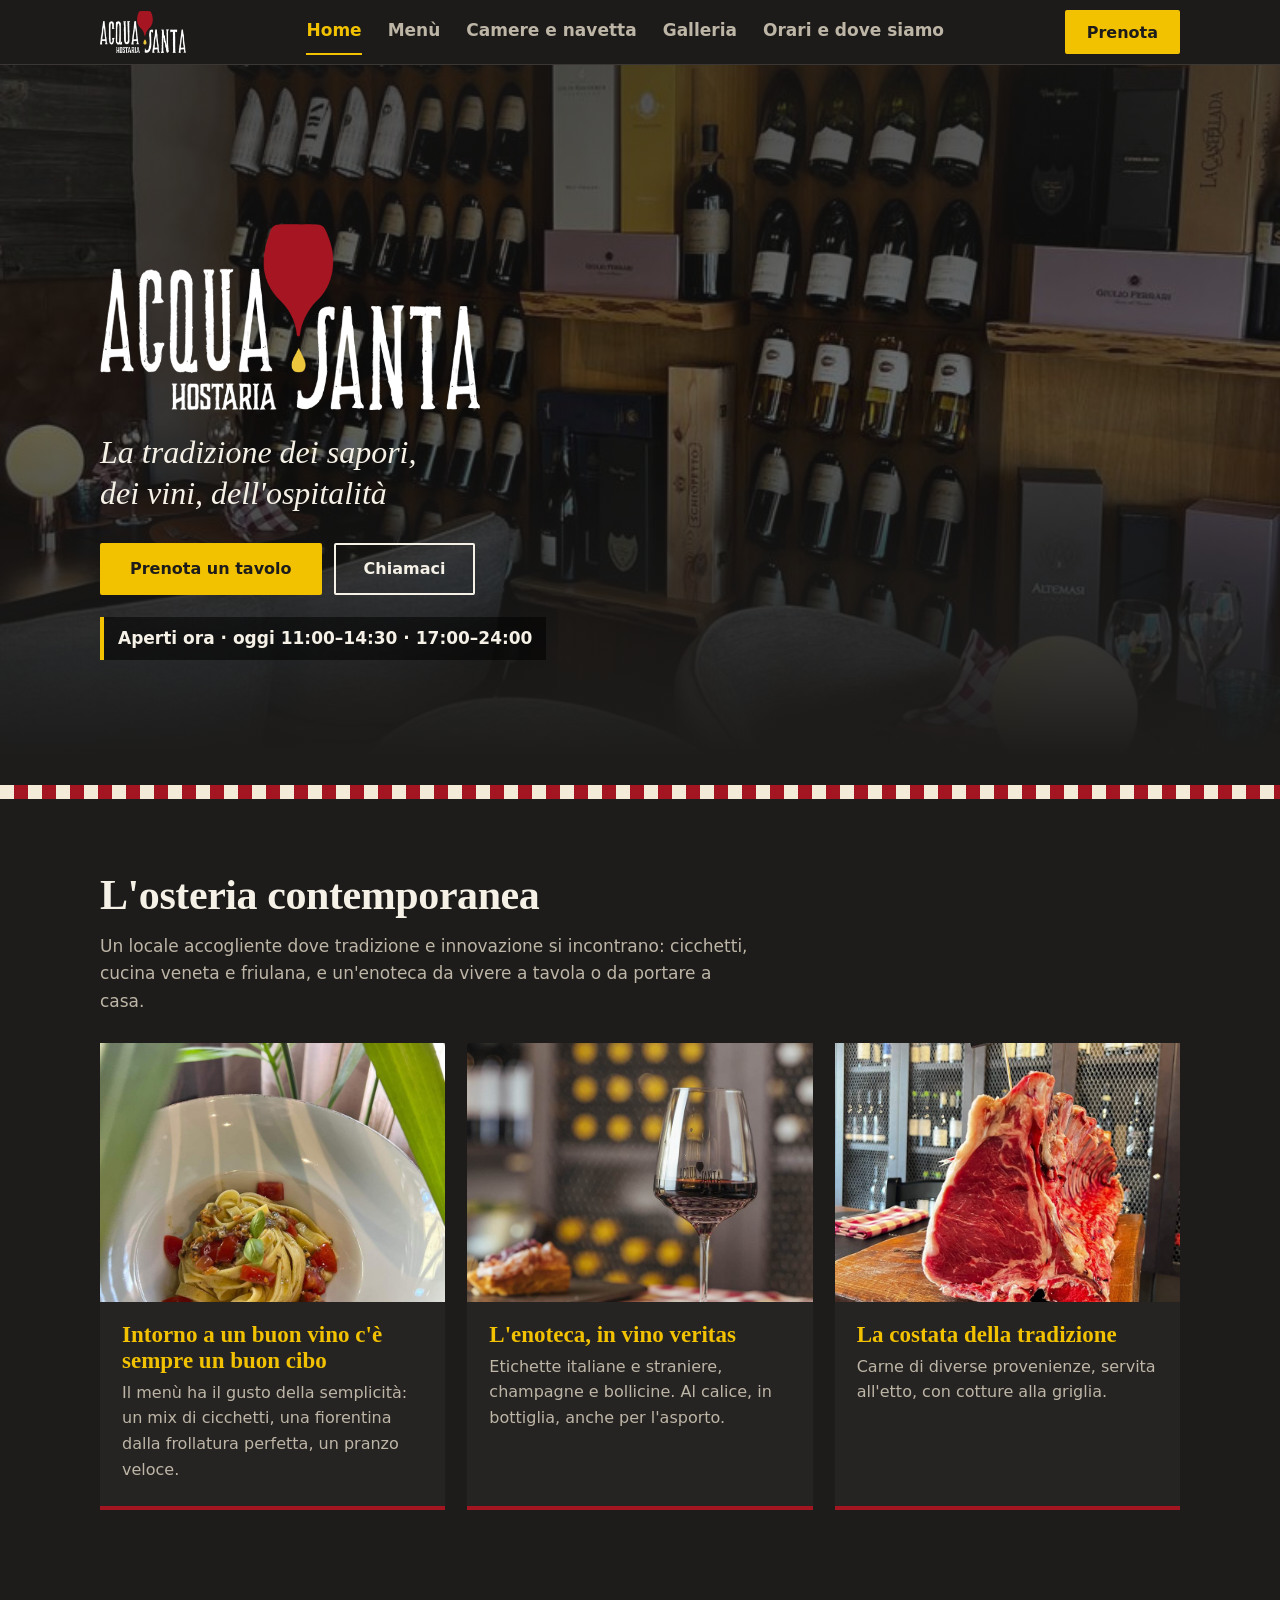
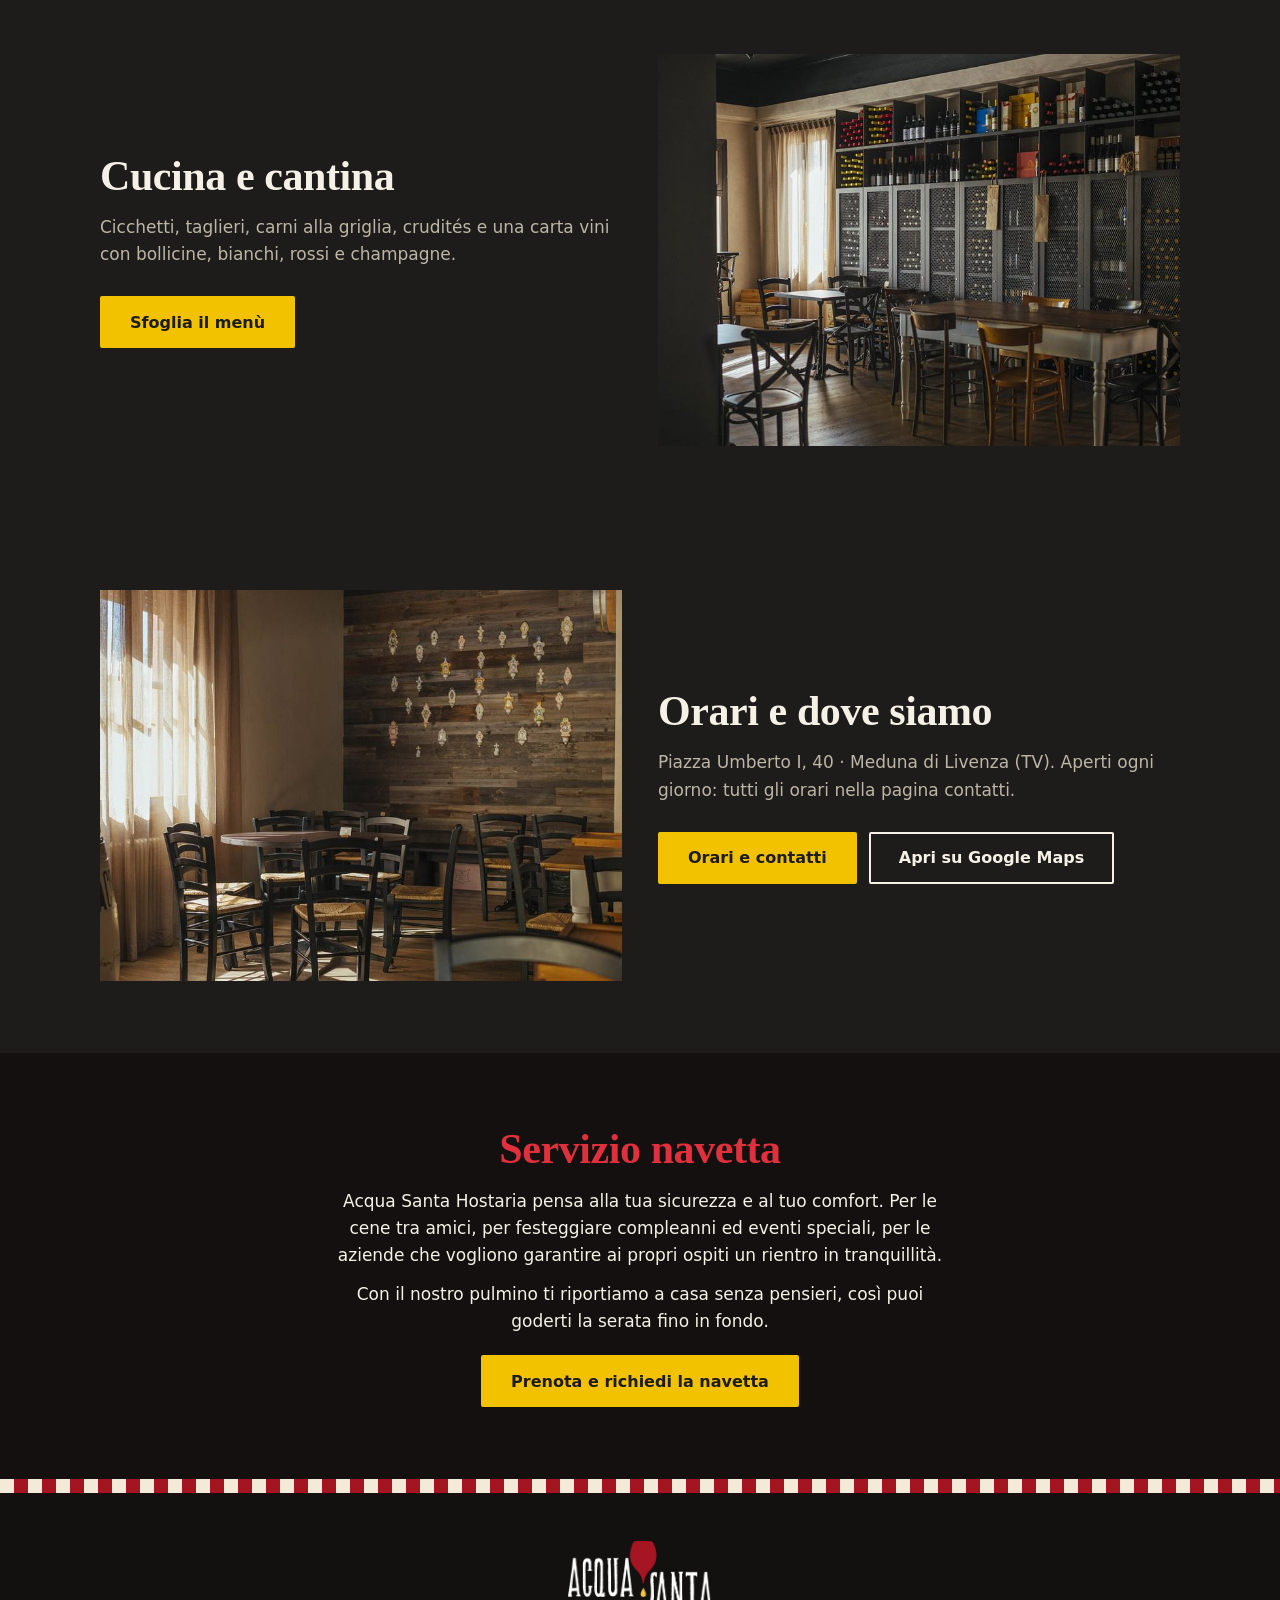
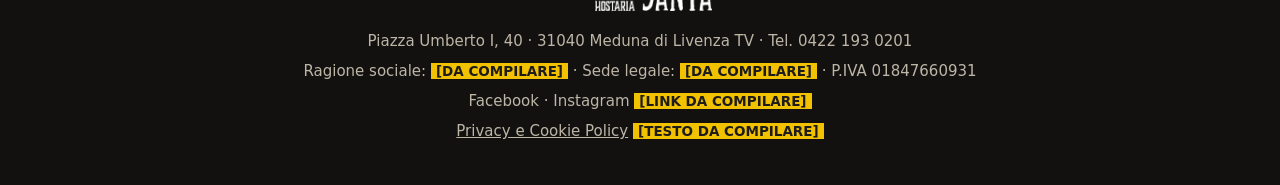
<file: index.html>
<!DOCTYPE html>
<html lang="it"><head><meta charset="utf-8"><meta name="viewport" content="width=device-width,initial-scale=1">
<title>Acquasanta | L'Osteria Contemporanea</title><meta name="description" content="Hostaria e enoteca a Meduna di Livenza (TV): cicchetti, cucina veneta, carni, crudités e carta vini.">
<meta name="robots" content="noindex,nofollow"><link rel="icon" href="img/favicon.svg" type="image/svg+xml"><link rel="stylesheet" href="css/style.css"></head>
<body><a class="sr" href="#top">Vai al contenuto</a>
<header><div class="wrap">
<a href="index.html" aria-label="Acquasanta Hostaria, inizio pagina"><img src="img/logo.png" alt="Acquasanta Hostaria"></a>
<nav aria-label="Principale"><a href="index.html" aria-current="page">Home</a><a href="menu.html">Menù</a><a href="camere.html">Camere e navetta</a><a href="galleria.html">Galleria</a><a href="contatti.html">Orari e dove siamo</a></nav>
<a class="btn pri" href="tel:+3904221930201">Prenota</a>
</div></header>
<main id="top"><div class="hero">
<img src="img/vini.jpg" alt="Parete di bottiglie nella sala dell'Hostaria, con tavoli e lampade">
<div class="wrap">
<h1><img src="img/logo.png" alt="Acquasanta Hostaria"></h1>
<p>La tradizione dei sapori, dei vini, dell'ospitalità</p>
<div class="row"><a class="btn pri" href="tel:+3904221930201">Prenota un tavolo</a><a class="btn sec" href="tel:+3904221930201">Chiamaci</a></div>
<div class="status" id="st" role="status">Orari di oggi in caricamento…</div>
</div></div><div class="gh" aria-hidden="true"></div><section><div class="wrap">
<h2>L'osteria contemporanea</h2>
<p class="lead">Un locale accogliente dove tradizione e innovazione si incontrano: cicchetti, cucina veneta e friulana, e un'enoteca da vivere a tavola o da portare a casa.</p>
<div class="trio">
<article class="card"><img src="img/tagl.jpg" alt="Tagliatelle fresche con pomodorini e basilico" loading="lazy"><div><h3>Intorno a un buon vino c'è sempre un buon cibo</h3><p>Il menù ha il gusto della semplicità: un mix di cicchetti, una fiorentina dalla frollatura perfetta, un pranzo veloce.</p></div></article>
<article class="card"><img src="img/calice.jpg" alt="Calice di rosso con il logo Acquasanta e un cicchetto sul tagliere" loading="lazy"><div><h3>L'enoteca, in vino veritas</h3><p>Etichette italiane e straniere, champagne e bollicine. Al calice, in bottiglia, anche per l'asporto.</p></div></article>
<article class="card"><img src="img/costata.jpg" alt="Costata esposta sul tagliere di legno davanti alle vetrine dei vini" loading="lazy"><div><h3>La costata della tradizione</h3><p>Carne di diverse provenienze, servita all'etto, con cotture alla griglia.</p></div></article>
</div></div></section><section><div class="wrap split "><div><h2>Cucina e cantina</h2><p class="lead">Cicchetti, taglieri, carni alla griglia, crudités e una carta vini con bollicine, bianchi, rossi e champagne.</p><div class="cta-l"><a class="btn pri" href="menu.html">Sfoglia il menù</a></div></div><img src="img/enoteca.jpg" alt="Sala dell'enoteca con vetrine di bottiglie" loading="lazy"></div></section><section><div class="wrap split rev"><div><h2>Orari e dove siamo</h2><p class="lead">Piazza Umberto I, 40 · Meduna di Livenza (TV). Aperti ogni giorno: tutti gli orari nella pagina contatti.</p><div class="cta-l"><a class="btn pri" href="contatti.html">Orari e contatti</a><a class="btn sec" href="https://www.google.com/maps/search/?api=1&query=Piazza+Umberto+I+40+31040+Meduna+di+Livenza+TV" target="_blank" rel="noopener">Apri su Google Maps</a></div></div><img src="img/sala.jpg" alt="Sala con sedie impagliate e parete in legno" loading="lazy"></div></section><section class="band"><div class="wrap">
<h2>Servizio navetta</h2>
<p>Acqua Santa Hostaria pensa alla tua sicurezza e al tuo comfort. Per le cene tra amici, per festeggiare compleanni ed eventi speciali, per le aziende che vogliono garantire ai propri ospiti un rientro in tranquillità.</p>
<p>Con il nostro pulmino ti riportiamo a casa senza pensieri, così puoi goderti la serata fino in fondo.</p>
<div class="cta-l" style="justify-content:center"><a class="btn pri" href="tel:+3904221930201">Prenota e richiedi la navetta</a></div>
</div></section></main>
<div class="gh" aria-hidden="true"></div><footer><div class="wrap">
<img src="img/logo.png" alt="Acquasanta Hostaria">
<p>Piazza Umberto I, 40 · 31040 Meduna di Livenza TV · Tel. 0422 193 0201</p>
<p>Ragione sociale: <span class="ph">[DA COMPILARE]</span> · Sede legale: <span class="ph">[DA COMPILARE]</span> · P.IVA 01847660931</p>
<p>Facebook · Instagram <span class="ph">[LINK DA COMPILARE]</span></p>
<p><a href="privacy.html">Privacy e Cookie Policy</a> <span class="ph">[TESTO DA COMPILARE]</span></p>
</div></footer>
<script src="js/main.js" defer></script></body></html>
</file>
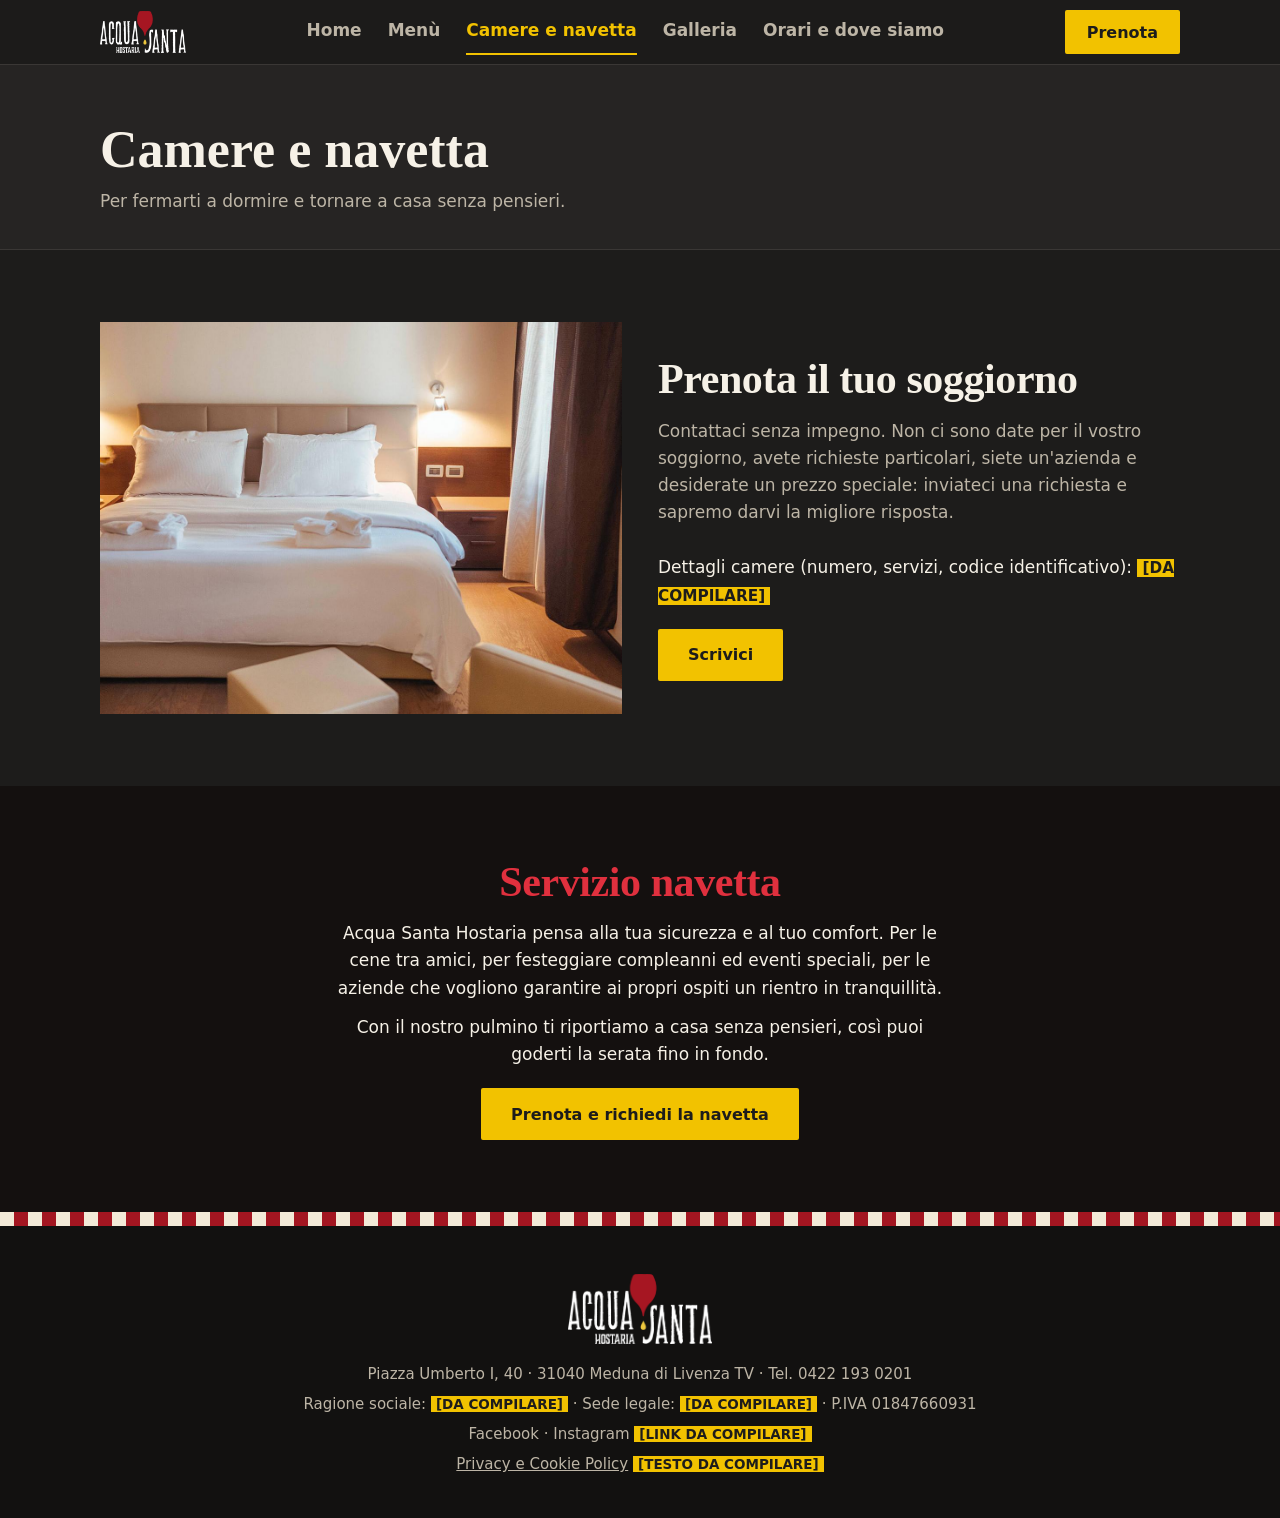
<file: camere.html>
<!DOCTYPE html>
<html lang="it"><head><meta charset="utf-8"><meta name="viewport" content="width=device-width,initial-scale=1">
<title>Camere e navetta · Acquasanta Hostaria</title><meta name="description" content="Soggiorno e servizio navetta Acquasanta Hostaria.">
<meta name="robots" content="noindex,nofollow"><link rel="icon" href="img/favicon.svg" type="image/svg+xml"><link rel="stylesheet" href="css/style.css"></head>
<body><a class="sr" href="#top">Vai al contenuto</a>
<header><div class="wrap">
<a href="index.html" aria-label="Acquasanta Hostaria, inizio pagina"><img src="img/logo.png" alt="Acquasanta Hostaria"></a>
<nav aria-label="Principale"><a href="index.html">Home</a><a href="menu.html">Menù</a><a href="camere.html" aria-current="page">Camere e navetta</a><a href="galleria.html">Galleria</a><a href="contatti.html">Orari e dove siamo</a></nav>
<a class="btn pri" href="tel:+3904221930201">Prenota</a>
</div></header>
<main id="top"><div class="phead"><div class="wrap"><h1>Camere e navetta</h1><p>Per fermarti a dormire e tornare a casa senza pensieri.</p></div></div><section><div class="wrap split rev">
<div><h2>Prenota il tuo soggiorno</h2>
<p class="lead">Contattaci senza impegno. Non ci sono date per il vostro soggiorno, avete richieste particolari, siete un'azienda e desiderate un prezzo speciale: inviateci una richiesta e sapremo darvi la migliore risposta.</p>
<p>Dettagli camere (numero, servizi, codice identificativo): <span class="ph">[DA COMPILARE]</span></p>
<div class="cta-l"><a class="btn pri" href="mailto:info@acquasanta.biz?subject=Richiesta%20soggiorno">Scrivici</a></div></div>
<img src="img/letto.jpg" alt="Camera con letto matrimoniale e poltroncina" loading="lazy">
</div></section><section class="band"><div class="wrap">
<h2>Servizio navetta</h2>
<p>Acqua Santa Hostaria pensa alla tua sicurezza e al tuo comfort. Per le cene tra amici, per festeggiare compleanni ed eventi speciali, per le aziende che vogliono garantire ai propri ospiti un rientro in tranquillità.</p>
<p>Con il nostro pulmino ti riportiamo a casa senza pensieri, così puoi goderti la serata fino in fondo.</p>
<div class="cta-l" style="justify-content:center"><a class="btn pri" href="tel:+3904221930201">Prenota e richiedi la navetta</a></div>
</div></section></main>
<div class="gh" aria-hidden="true"></div><footer><div class="wrap">
<img src="img/logo.png" alt="Acquasanta Hostaria">
<p>Piazza Umberto I, 40 · 31040 Meduna di Livenza TV · Tel. 0422 193 0201</p>
<p>Ragione sociale: <span class="ph">[DA COMPILARE]</span> · Sede legale: <span class="ph">[DA COMPILARE]</span> · P.IVA 01847660931</p>
<p>Facebook · Instagram <span class="ph">[LINK DA COMPILARE]</span></p>
<p><a href="privacy.html">Privacy e Cookie Policy</a> <span class="ph">[TESTO DA COMPILARE]</span></p>
</div></footer>
<script src="js/main.js" defer></script></body></html>
</file>
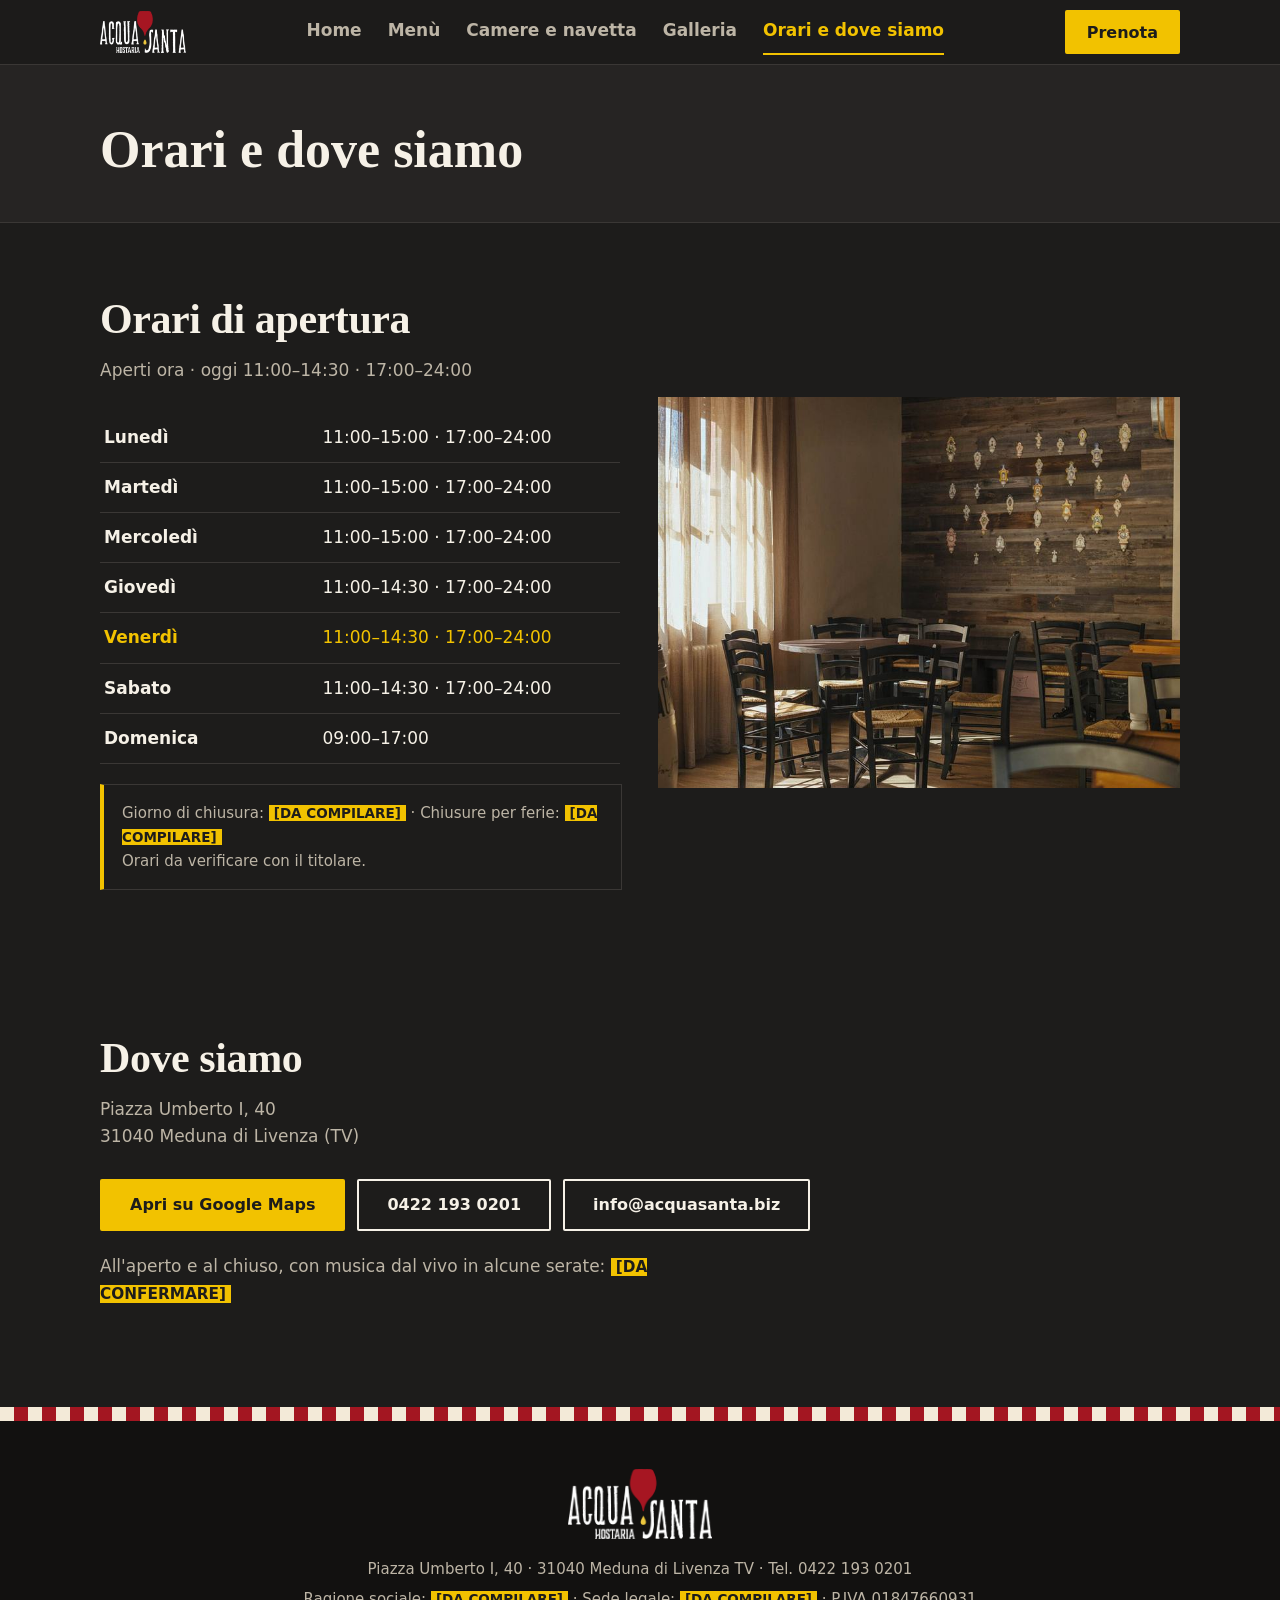
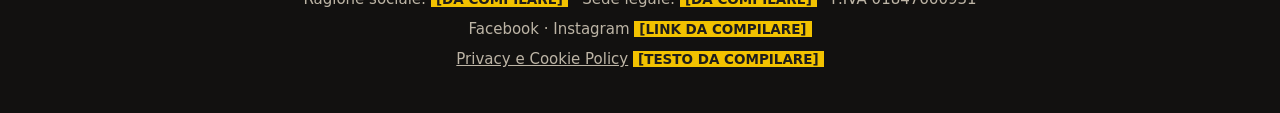
<file: contatti.html>
<!DOCTYPE html>
<html lang="it"><head><meta charset="utf-8"><meta name="viewport" content="width=device-width,initial-scale=1">
<title>Orari e dove siamo · Acquasanta Hostaria</title><meta name="description" content="Orari, indirizzo e contatti dell'Hostaria Acquasanta.">
<meta name="robots" content="noindex,nofollow"><link rel="icon" href="img/favicon.svg" type="image/svg+xml"><link rel="stylesheet" href="css/style.css"></head>
<body><a class="sr" href="#top">Vai al contenuto</a>
<header><div class="wrap">
<a href="index.html" aria-label="Acquasanta Hostaria, inizio pagina"><img src="img/logo.png" alt="Acquasanta Hostaria"></a>
<nav aria-label="Principale"><a href="index.html">Home</a><a href="menu.html">Menù</a><a href="camere.html">Camere e navetta</a><a href="galleria.html">Galleria</a><a href="contatti.html" aria-current="page">Orari e dove siamo</a></nav>
<a class="btn pri" href="tel:+3904221930201">Prenota</a>
</div></header>
<main id="top"><div class="phead"><div class="wrap"><h1>Orari e dove siamo</h1><p></p></div></div><section id="orari"><div class="wrap split">
<div><h2>Orari di apertura</h2>
<p class="lead" id="st2">Aperti tutti i giorni.</p>
<table><caption class="sr">Orari settimanali</caption><tbody id="hrs"></tbody></table>
<p class="note" style="margin-top:20px">Giorno di chiusura: <span class="ph">[DA COMPILARE]</span> · Chiusure per ferie: <span class="ph">[DA COMPILARE]</span><br>Orari da verificare con il titolare.</p></div>
<img src="img/sala.jpg" alt="Sala con tavoli, sedie impagliate e parete in legno con ex voto in ceramica" loading="lazy">
</div></section><section id="dove"><div class="wrap">
<h2>Dove siamo</h2>
<p class="lead">Piazza Umberto I, 40<br>31040 Meduna di Livenza (TV)</p>
<div class="cta-l">
<a class="btn pri" href="https://www.google.com/maps/search/?api=1&query=Piazza+Umberto+I+40+31040+Meduna+di+Livenza+TV" target="_blank" rel="noopener">Apri su Google Maps</a>
<a class="btn sec" href="tel:+3904221930201">0422 193 0201</a>
<a class="btn sec" href="mailto:info@acquasanta.biz">info@acquasanta.biz</a>
</div>
<p class="lead" style="margin-top:22px">All'aperto e al chiuso, con musica dal vivo in alcune serate: <span class="ph">[DA CONFERMARE]</span></p>
</div></section></main>
<div class="gh" aria-hidden="true"></div><footer><div class="wrap">
<img src="img/logo.png" alt="Acquasanta Hostaria">
<p>Piazza Umberto I, 40 · 31040 Meduna di Livenza TV · Tel. 0422 193 0201</p>
<p>Ragione sociale: <span class="ph">[DA COMPILARE]</span> · Sede legale: <span class="ph">[DA COMPILARE]</span> · P.IVA 01847660931</p>
<p>Facebook · Instagram <span class="ph">[LINK DA COMPILARE]</span></p>
<p><a href="privacy.html">Privacy e Cookie Policy</a> <span class="ph">[TESTO DA COMPILARE]</span></p>
</div></footer>
<script src="js/main.js" defer></script></body></html>
</file>
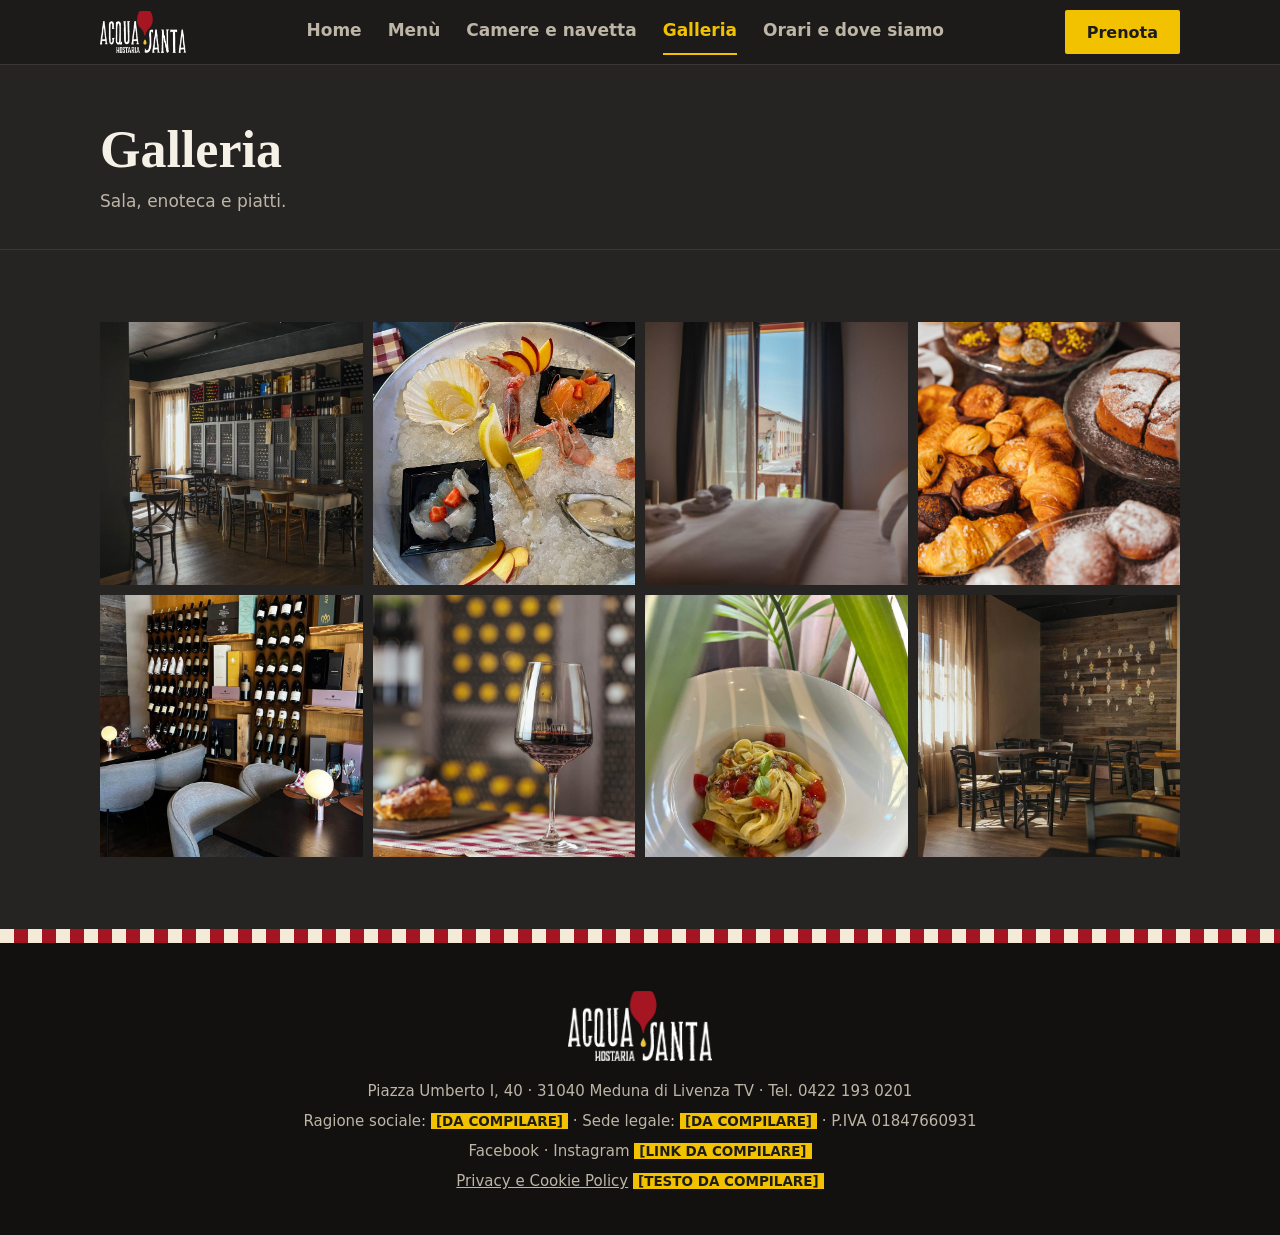
<file: galleria.html>
<!DOCTYPE html>
<html lang="it"><head><meta charset="utf-8"><meta name="viewport" content="width=device-width,initial-scale=1">
<title>Galleria · Acquasanta Hostaria</title><meta name="description" content="Foto dell'Hostaria Acquasanta: sala, enoteca, piatti.">
<meta name="robots" content="noindex,nofollow"><link rel="icon" href="img/favicon.svg" type="image/svg+xml"><link rel="stylesheet" href="css/style.css"></head>
<body><a class="sr" href="#top">Vai al contenuto</a>
<header><div class="wrap">
<a href="index.html" aria-label="Acquasanta Hostaria, inizio pagina"><img src="img/logo.png" alt="Acquasanta Hostaria"></a>
<nav aria-label="Principale"><a href="index.html">Home</a><a href="menu.html">Menù</a><a href="camere.html">Camere e navetta</a><a href="galleria.html" aria-current="page">Galleria</a><a href="contatti.html">Orari e dove siamo</a></nav>
<a class="btn pri" href="tel:+3904221930201">Prenota</a>
</div></header>
<main id="top"><div class="phead"><div class="wrap"><h1>Galleria</h1><p>Sala, enoteca e piatti.</p></div></div><section id="galleria" style="background:var(--bg2)"><div class="wrap">

<div class="gal" id="gal">
<button><img src="img/enoteca.jpg" alt="Sala con la parete di vetrine e bottiglie dell'enoteca" loading="lazy"></button>
<button><img src="img/crudo.jpg" alt="Plateau di crudo su ghiaccio con scampi, ostrica, capasanta e salmone" loading="lazy"></button>
<button><img src="img/finestra.jpg" alt="Vista dalla camera verso la piazza di Meduna" loading="lazy"></button>
<button><img src="img/cornetti.jpg" alt="Cornetti, muffin e torte da forno" loading="lazy"></button>
<button><img src="img/vini.jpg" alt="Parete di bottiglie e tavoli apparecchiati con tovaglie a quadretti" loading="lazy"></button>
<button><img src="img/calice.jpg" alt="Calice di rosso con il logo Acquasanta" loading="lazy"></button>
<button><img src="img/tagl.jpg" alt="Tagliatelle con pomodorini" loading="lazy"></button>
<button><img src="img/sala.jpg" alt="Sala con sedie impagliate" loading="lazy"></button>
</div></div></section><dialog id="lb" aria-label="Foto ingrandita"><img alt=""></dialog></main>
<div class="gh" aria-hidden="true"></div><footer><div class="wrap">
<img src="img/logo.png" alt="Acquasanta Hostaria">
<p>Piazza Umberto I, 40 · 31040 Meduna di Livenza TV · Tel. 0422 193 0201</p>
<p>Ragione sociale: <span class="ph">[DA COMPILARE]</span> · Sede legale: <span class="ph">[DA COMPILARE]</span> · P.IVA 01847660931</p>
<p>Facebook · Instagram <span class="ph">[LINK DA COMPILARE]</span></p>
<p><a href="privacy.html">Privacy e Cookie Policy</a> <span class="ph">[TESTO DA COMPILARE]</span></p>
</div></footer>
<script src="js/main.js" defer></script></body></html>
</file>
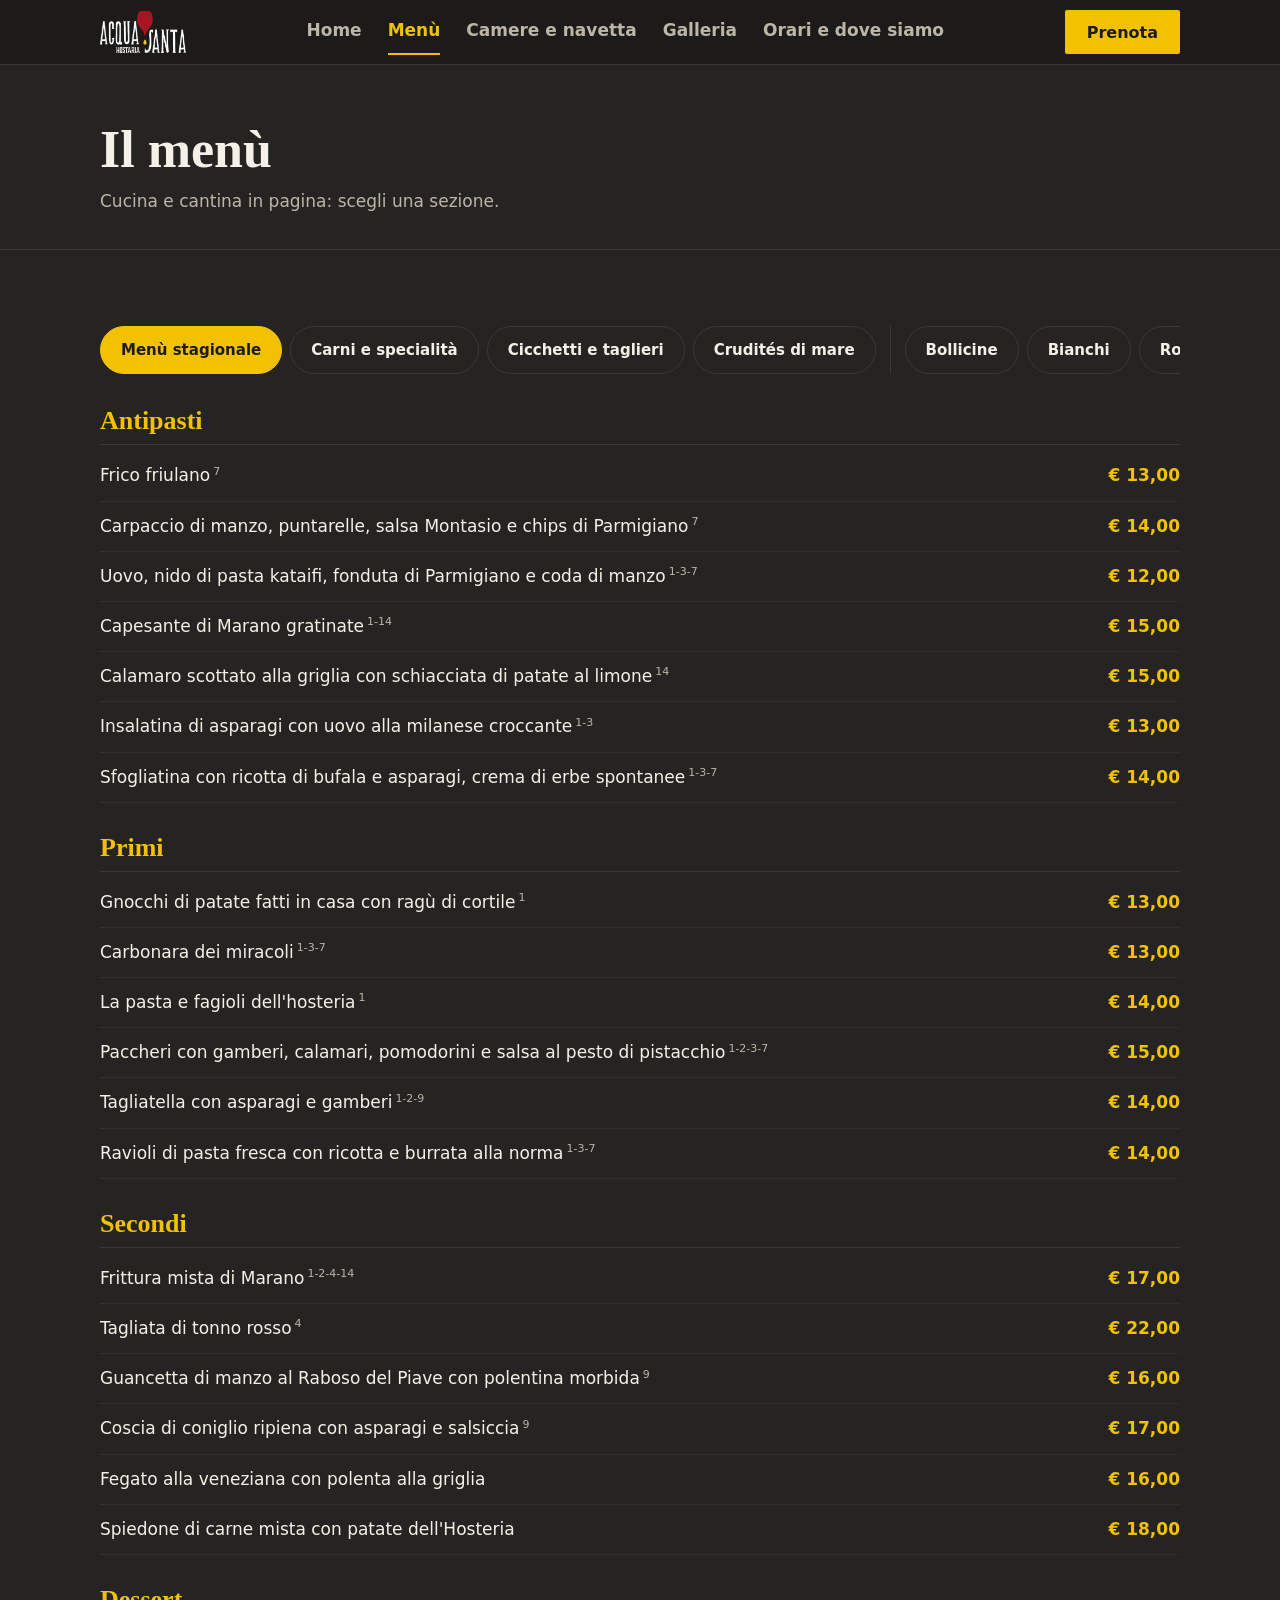
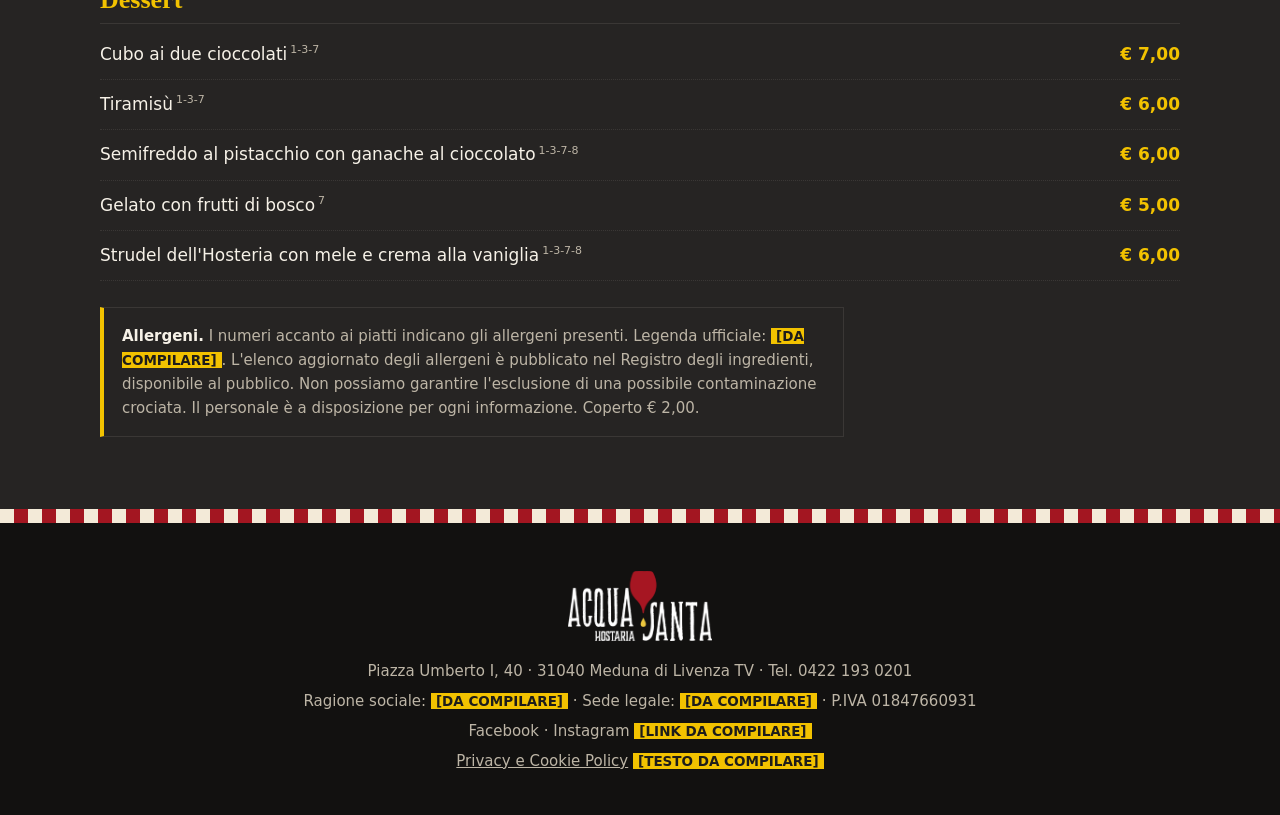
<file: menu.html>
<!DOCTYPE html>
<html lang="it"><head><meta charset="utf-8"><meta name="viewport" content="width=device-width,initial-scale=1">
<title>Il menù · Acquasanta Hostaria</title><meta name="description" content="Menù di cucina e carta vini dell'Hostaria Acquasanta.">
<meta name="robots" content="noindex,nofollow"><link rel="icon" href="img/favicon.svg" type="image/svg+xml"><link rel="stylesheet" href="css/style.css"></head>
<body><a class="sr" href="#top">Vai al contenuto</a>
<header><div class="wrap">
<a href="index.html" aria-label="Acquasanta Hostaria, inizio pagina"><img src="img/logo.png" alt="Acquasanta Hostaria"></a>
<nav aria-label="Principale"><a href="index.html">Home</a><a href="menu.html" aria-current="page">Menù</a><a href="camere.html">Camere e navetta</a><a href="galleria.html">Galleria</a><a href="contatti.html">Orari e dove siamo</a></nav>
<a class="btn pri" href="tel:+3904221930201">Prenota</a>
</div></header>
<main id="top"><div class="phead"><div class="wrap"><h1>Il menù</h1><p>Cucina e cantina in pagina: scegli una sezione.</p></div></div><section id="menu"><div class="wrap">

<div class="tabs" id="tabs" role="tablist" aria-label="Sezioni del menù"></div>
<div id="panel" role="tabpanel" tabindex="0"></div>
<div class="note"><strong>Allergeni.</strong> I numeri accanto ai piatti indicano gli allergeni presenti. Legenda ufficiale: <span class="ph">[DA COMPILARE]</span>. L'elenco aggiornato degli allergeni è pubblicato nel Registro degli ingredienti, disponibile al pubblico. Non possiamo garantire l'esclusione di una possibile contaminazione crociata. Il personale è a disposizione per ogni informazione. Coperto € 2,00.</div>
</div></section></main>
<div class="gh" aria-hidden="true"></div><footer><div class="wrap">
<img src="img/logo.png" alt="Acquasanta Hostaria">
<p>Piazza Umberto I, 40 · 31040 Meduna di Livenza TV · Tel. 0422 193 0201</p>
<p>Ragione sociale: <span class="ph">[DA COMPILARE]</span> · Sede legale: <span class="ph">[DA COMPILARE]</span> · P.IVA 01847660931</p>
<p>Facebook · Instagram <span class="ph">[LINK DA COMPILARE]</span></p>
<p><a href="privacy.html">Privacy e Cookie Policy</a> <span class="ph">[TESTO DA COMPILARE]</span></p>
</div></footer>
<script src="js/main.js" defer></script><script src="js/menu.js" defer></script></body></html>
</file>
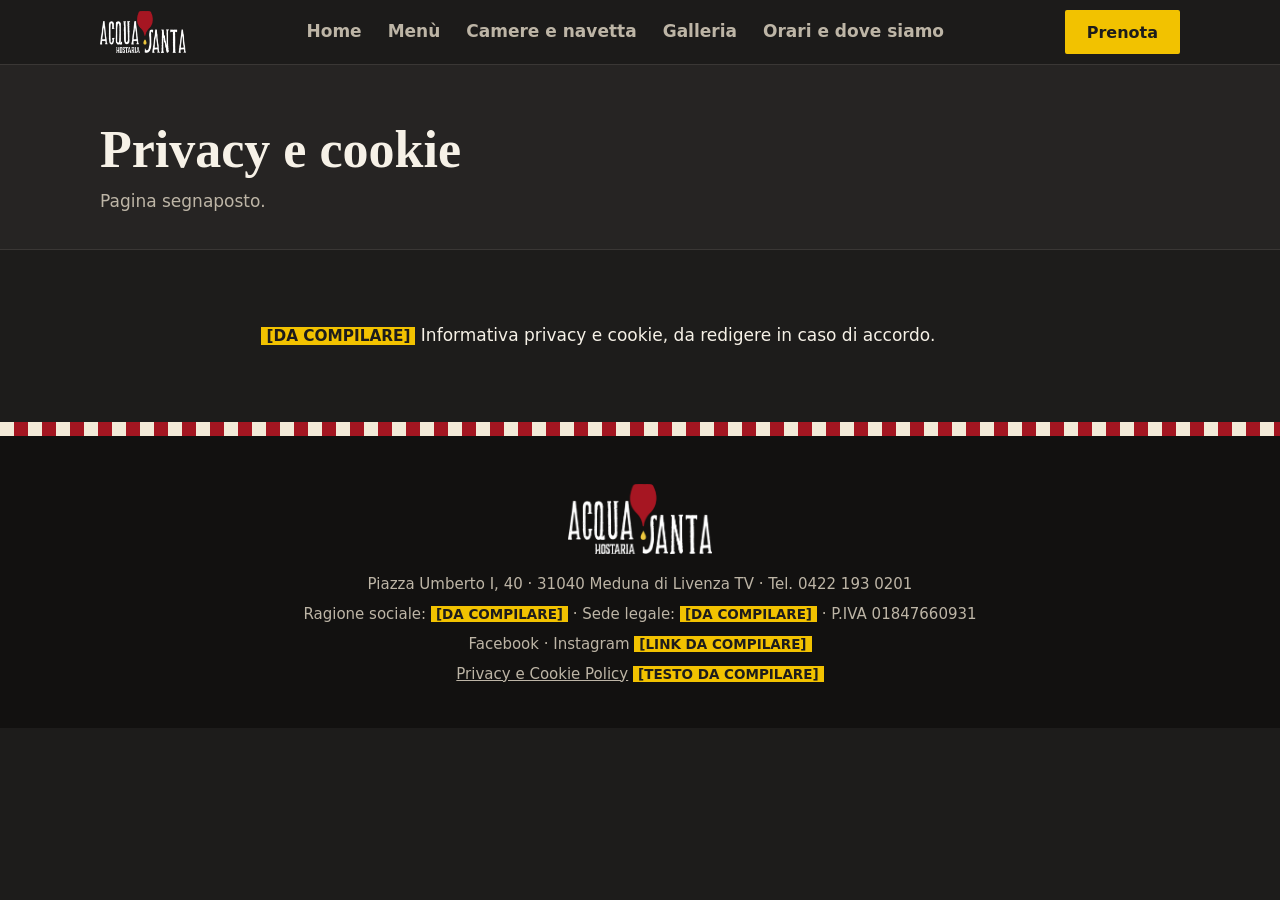
<file: privacy.html>
<!DOCTYPE html>
<html lang="it"><head><meta charset="utf-8"><meta name="viewport" content="width=device-width,initial-scale=1">
<title>Privacy e cookie · Acquasanta Hostaria</title><meta name="description" content="Informativa privacy e cookie (bozza).">
<meta name="robots" content="noindex,nofollow"><link rel="icon" href="img/favicon.svg" type="image/svg+xml"><link rel="stylesheet" href="css/style.css"></head>
<body><a class="sr" href="#top">Vai al contenuto</a>
<header><div class="wrap">
<a href="index.html" aria-label="Acquasanta Hostaria, inizio pagina"><img src="img/logo.png" alt="Acquasanta Hostaria"></a>
<nav aria-label="Principale"><a href="index.html">Home</a><a href="menu.html">Menù</a><a href="camere.html">Camere e navetta</a><a href="galleria.html">Galleria</a><a href="contatti.html">Orari e dove siamo</a></nav>
<a class="btn pri" href="tel:+3904221930201">Prenota</a>
</div></header>
<main id="top"><div class="phead"><div class="wrap"><h1>Privacy e cookie</h1><p>Pagina segnaposto.</p></div></div><section><div class="wrap prose"><p><span class="ph">[DA COMPILARE]</span> Informativa privacy e cookie, da redigere in caso di accordo.</p></div></section></main>
<div class="gh" aria-hidden="true"></div><footer><div class="wrap">
<img src="img/logo.png" alt="Acquasanta Hostaria">
<p>Piazza Umberto I, 40 · 31040 Meduna di Livenza TV · Tel. 0422 193 0201</p>
<p>Ragione sociale: <span class="ph">[DA COMPILARE]</span> · Sede legale: <span class="ph">[DA COMPILARE]</span> · P.IVA 01847660931</p>
<p>Facebook · Instagram <span class="ph">[LINK DA COMPILARE]</span></p>
<p><a href="privacy.html">Privacy e Cookie Policy</a> <span class="ph">[TESTO DA COMPILARE]</span></p>
</div></footer>
<script src="js/main.js" defer></script></body></html>
</file>
<file: css/style.css>
:root{--bg:#1d1c1b;--bg2:#262423;--ink:#f6f1e7;--mut:#bdb5a6;--gold:#f2c200;--red:#a31621;--line:#3a3735;--serif:"Iowan Old Style","Palatino Linotype",Palatino,Georgia,serif;--sans:system-ui,-apple-system,"Segoe UI",Roboto,sans-serif}
*{box-sizing:border-box;margin:0}
html{scroll-behavior:smooth;scroll-padding-top:72px;color-scheme:dark}
body{background:var(--bg);color:var(--ink);font:17px/1.6 var(--sans)}
img{max-width:100%;display:block}
a{color:inherit}
:focus-visible{outline:3px solid var(--gold);outline-offset:3px}
.sr{position:absolute;left:-9999px}
.wrap{width:min(1080px,92%);margin:auto}
section{padding:72px 0}
h2{font:600 clamp(28px,5vw,42px)/1.15 var(--serif);margin-bottom:14px;letter-spacing:-.01em}
.lead{color:var(--mut);max-width:60ch;margin-bottom:28px}
.btn{display:inline-flex;align-items:center;justify-content:center;min-height:52px;padding:0 28px;border-radius:2px;font:700 16px var(--sans);text-decoration:none;border:2px solid var(--gold);cursor:pointer}
.btn.pri{background:var(--gold);color:#1d1c1b}
.btn.sec{background:transparent;color:var(--ink);border-color:var(--ink)}
.btn:hover{filter:brightness(1.1)}
.gh{height:14px;background:repeating-conic-gradient(var(--red) 0 25%,#f3ead8 0 50%) 0 0/28px 28px}
header{position:sticky;top:0;z-index:20;background:rgba(29,28,27,.94);backdrop-filter:blur(8px);border-bottom:1px solid var(--line)}
header .wrap{display:flex;align-items:center;justify-content:space-between;height:64px;gap:16px}
header img{height:42px;width:auto}
nav{display:none;gap:26px}
nav a{text-decoration:none;color:var(--mut);padding:8px 0;font-weight:600}
nav a:hover{color:var(--gold)}
header .btn{min-height:44px;padding:0 20px}
@media(min-width:820px){nav{display:flex}}
.hero{position:relative;min-height:min(86vh,720px);display:grid;align-items:end;padding:0;background:#000}
.hero>img{position:absolute;inset:0;width:100%;height:100%;object-fit:cover;opacity:.6}
.hero:after{content:"";position:absolute;inset:0;background:linear-gradient(to top,var(--bg) 4%,rgba(29,28,27,.35) 55%,rgba(29,28,27,.6))}
.hero .wrap{position:relative;z-index:1;padding:90px 0 56px}
.hero h1{width:min(380px,78%);margin-bottom:22px}
.hero p{font:italic 400 clamp(22px,4vw,32px)/1.3 var(--serif);max-width:20ch;margin-bottom:28px}
.hero .row{display:flex;gap:12px;flex-wrap:wrap}
.status{display:inline-block;margin-top:22px;padding:8px 14px;background:rgba(0,0,0,.55);border-left:4px solid var(--gold);font-weight:600}
.trio{display:grid;gap:22px;grid-template-columns:repeat(auto-fit,minmax(250px,1fr))}
.card{background:var(--bg2);border-bottom:4px solid var(--red)}
.card img{aspect-ratio:4/3;object-fit:cover;width:100%}
.card div{padding:20px 22px 24px}
.card h3{font:600 23px var(--serif);color:var(--gold);margin-bottom:6px}
.card p{color:var(--mut);font-size:16px}
#menu{background:var(--bg2)}
.tabs{display:flex;gap:8px;overflow-x:auto;padding:4px 0 14px;margin-bottom:18px;scrollbar-width:thin}
.tabs button{flex:none;min-height:48px;padding:0 20px;background:transparent;color:var(--ink);border:1px solid var(--line);border-radius:999px;font:600 15px var(--sans);cursor:pointer}
.tabs button[aria-selected=true]{background:var(--gold);color:#1d1c1b;border-color:var(--gold)}
.tabs .sp{flex:none;width:1px;background:var(--line);margin:0 6px}
#panel h3{font:600 26px var(--serif);color:var(--gold);margin:30px 0 6px;padding-bottom:8px;border-bottom:1px solid var(--line)}
#panel h3 small{font:400 14px var(--sans);color:var(--mut);margin-left:8px}
#panel h3:first-child{margin-top:4px}
.it{display:flex;gap:16px;justify-content:space-between;align-items:baseline;padding:11px 0;border-bottom:1px dotted var(--line)}
.it b{font-weight:500}
.it i{display:block;color:var(--mut);font-size:15px}
.it sup{color:var(--mut);font-size:11px;margin-left:3px}
.it span{white-space:nowrap;font-weight:700;color:var(--gold);font-variant-numeric:tabular-nums}
.note{margin-top:26px;padding:16px 18px;border:1px solid var(--line);border-left:4px solid var(--gold);color:var(--mut);font-size:15px;max-width:78ch}
.note strong{color:var(--ink)}
.ph{background:var(--gold);color:#1d1c1b;padding:0 5px;font-weight:700;font-size:.9em}
.split{display:grid;gap:36px;align-items:center}
@media(min-width:820px){.split{grid-template-columns:1fr 1fr}.split.rev>:first-child{order:2}}
.split img{width:100%;aspect-ratio:4/3;object-fit:cover}
.band{position:relative;background:#14100f;text-align:center;padding:72px 0}
.band h2{color:#e0303e}
.band p{max-width:58ch;margin:0 auto 12px}
table{width:100%;border-collapse:collapse;max-width:520px}
td,th{padding:11px 4px;border-bottom:1px solid var(--line);text-align:left;font-weight:400}
th{font-weight:600;width:42%}
tr.today{color:var(--gold);font-weight:700}
.gal{display:grid;gap:10px;grid-template-columns:repeat(2,1fr)}
@media(min-width:820px){.gal{grid-template-columns:repeat(4,1fr)}}
.gal button{border:0;padding:0;background:none;cursor:zoom-in;aspect-ratio:1;overflow:hidden}
.gal img{width:100%;height:100%;object-fit:cover;transition:transform .4s}
.gal button:hover img{transform:scale(1.05)}
dialog{border:0;background:#000;padding:0;max-width:94vw;max-height:94vh}
dialog::backdrop{background:rgba(0,0,0,.85)}
dialog img{max-height:92vh}
.cta-l{display:flex;flex-wrap:wrap;gap:12px;margin-top:20px}
footer{background:#121110;padding:48px 0 36px;text-align:center;color:var(--mut);font-size:15px}
footer img{height:70px;margin:0 auto 18px;width:auto}
footer p{margin:6px 0}
@media(prefers-reduced-motion:reduce){*{transition:none!important;scroll-behavior:auto!important}}
nav a[aria-current]{color:var(--gold);border-bottom:2px solid var(--gold)}
.phead{background:var(--bg2);padding:56px 0 34px;border-bottom:1px solid var(--line)}
.phead h1{font:600 clamp(34px,6vw,52px)/1.1 var(--serif)}
.phead p{color:var(--mut);margin-top:10px;max-width:60ch}
.prose{max-width:70ch}
</file>
